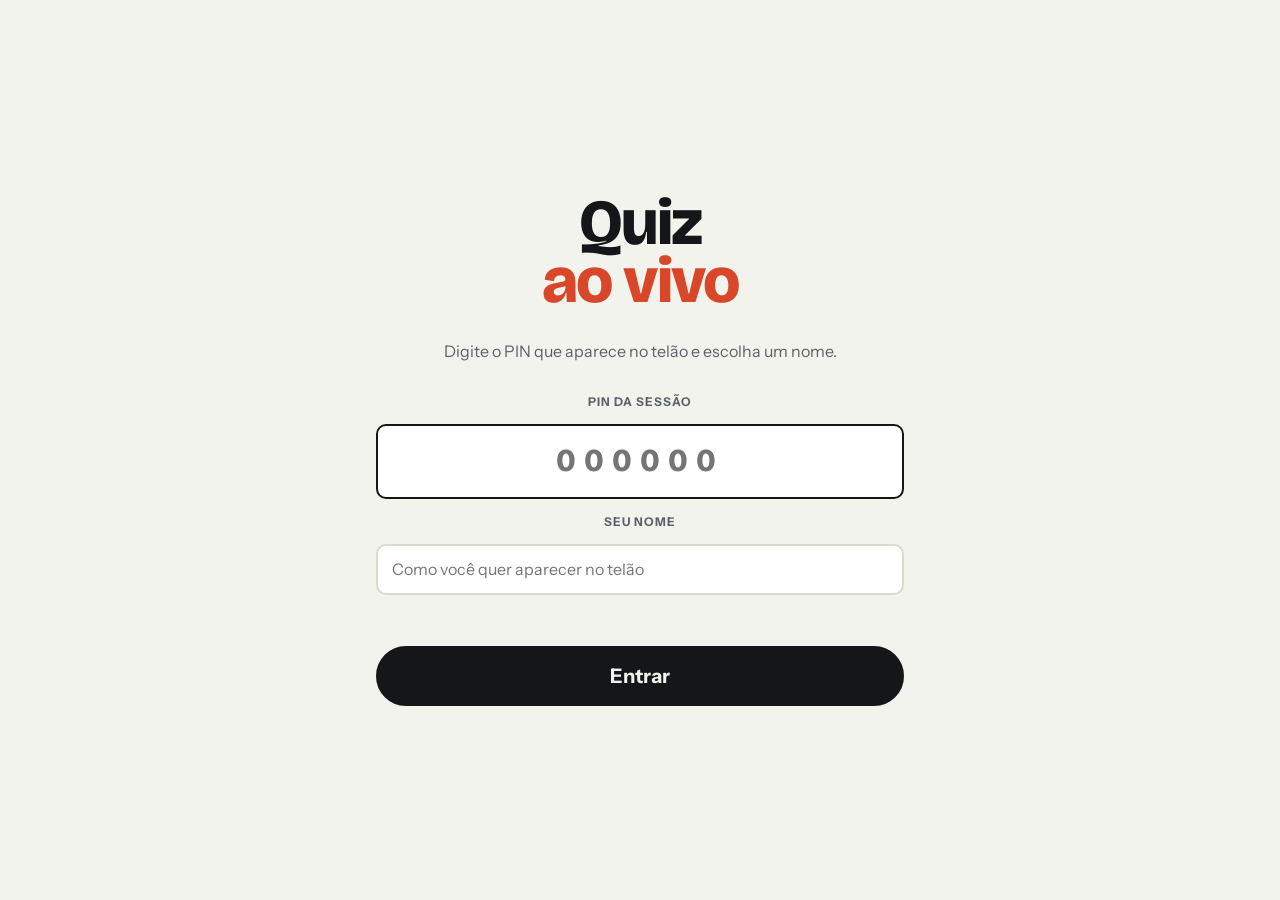
<file: index.html>
<!doctype html>
<html lang="pt-BR">
<head>
<meta charset="utf-8">
<meta name="viewport" content="width=device-width, initial-scale=1, viewport-fit=cover">
<title>Quiz ao Vivo</title>
<meta name="description" content="Entre no quiz com o PIN mostrado no telão.">
<link rel="preconnect" href="https://fonts.googleapis.com">
<link rel="preconnect" href="https://fonts.gstatic.com" crossorigin>
<link rel="stylesheet" href="https://fonts.googleapis.com/css2?family=Bricolage+Grotesque:opsz,wght@12..96,500;12..96,700;12..96,800&family=Instrument+Sans:wght@400;600;700&display=swap">
<link rel="stylesheet" href="style.css">
<style>
  body { display: flex; flex-direction: column; min-height: 100%; }
  .bar {
    display: flex; align-items: center; justify-content: space-between; gap: 12px;
    padding-top: calc(12px + env(safe-area-inset-top, 0px)); padding-bottom: 12px;
    padding-left: max(16px, env(safe-area-inset-left, 0px)); padding-right: max(16px, env(safe-area-inset-right, 0px));
    border-bottom: 2px solid var(--ink);
  }
  .bar .who { font-weight: 700; min-width: 0; overflow: hidden; text-overflow: ellipsis; white-space: nowrap; }
  .bar .pts { font-family: var(--display); font-weight: 800; font-size: 1.15rem; white-space: nowrap; }
  main {
    flex: 1; display: flex; flex-direction: column; width: 100%; max-width: 560px; margin: 0 auto;
    padding-block: 20px calc(20px + env(safe-area-inset-bottom, 0px));
    padding-left: max(16px, env(safe-area-inset-left, 0px)); padding-right: max(16px, env(safe-area-inset-right, 0px));
    gap: 18px;
  }
  .center { flex: 1; display: flex; flex-direction: column; justify-content: center; align-items: center; text-align: center; gap: 14px; }

  /* entrada */
  .brand { font-family: var(--display); font-weight: 800; font-size: clamp(2.6rem, 12vw, 4rem); line-height: .9; letter-spacing: -0.03em; }
  .brand span { display: block; color: var(--a); }
  form.join { display: flex; flex-direction: column; gap: 14px; width: 100%; }
  .pin-input { font-family: var(--display); font-size: 2rem; font-weight: 800; letter-spacing: .25em; text-align: center; }
  .err { color: var(--bad); font-weight: 600; min-height: 1.4em; }

  .big-num { font-family: var(--display); font-weight: 800; font-size: clamp(5rem, 34vw, 9rem); line-height: .9; }
  .muted { color: var(--muted); }
  .qmeta { display: flex; align-items: center; justify-content: space-between; gap: 10px; flex-wrap: wrap; }
  .qtext { font-family: var(--display); font-weight: 700; font-size: clamp(1.3rem, 5.6vw, 1.75rem); line-height: 1.15; }
  .timer { height: 10px; background: var(--soft); border-radius: 99px; overflow: hidden; }
  .timer > i { display: block; height: 100%; background: var(--ink); width: 100%; transform-origin: left; }
  .secs { font-family: var(--display); font-weight: 800; font-size: 1.4rem; }

  .opts { display: grid; grid-template-columns: 1fr; gap: 12px; flex: 1; }
  .opts.two { grid-template-rows: 1fr 1fr; }
  .opt {
    display: flex; align-items: center; gap: 14px; text-align: left;
    min-height: 76px; padding: 14px 16px; border: 0; border-radius: var(--r);
    background: var(--opt); color: var(--on-opt); font-weight: 700; font-size: 1.1rem; cursor: pointer;
    box-shadow: 0 4px 0 rgba(20,22,26,.25);
  }
  .opt:active { transform: translateY(3px); box-shadow: 0 1px 0 rgba(20,22,26,.25); }
  .opt .t { min-width: 0; overflow-wrap: anywhere; }

  .result { border-radius: var(--r); padding: 28px 20px; color: #fff; text-align: center; display: flex; flex-direction: column; gap: 6px; width: 100%; }
  .result.good { background: var(--good); }
  .result.bad { background: var(--bad); }
  .result.none { background: var(--muted); }
  .result h2 { font-size: 2.4rem; }
  .result .plus { font-family: var(--display); font-weight: 800; font-size: 1.8rem; }
  .stand { display: grid; grid-template-columns: 1fr 1fr; gap: 12px; width: 100%; }
  .stand div { background: var(--card); border: 2px solid var(--ink); border-radius: var(--r); padding: 14px; text-align: center; }
  .stand b { display: block; font-family: var(--display); font-size: 2rem; line-height: 1.1; }
  .chosen { display: flex; align-items: center; gap: 12px; padding: 14px 16px; border-radius: var(--r); background: var(--opt); color: var(--on-opt); font-weight: 700; width: 100%; text-align: left; }
  .pulse { width: 14px; height: 14px; border-radius: 50%; background: var(--ink); animation: pulse 1.2s ease-in-out infinite; }
  @keyframes pulse { 0%,100% { opacity: .25; transform: scale(.8); } 50% { opacity: 1; transform: scale(1); } }
  .net { position: fixed; top: calc(8px + env(safe-area-inset-top, 0px)); left: 50%; transform: translateX(-50%); background: var(--bad); color: #fff; padding: 6px 12px; border-radius: 99px; font-size: .85rem; font-weight: 700; z-index: 40; }
  .linkbtn { background: none; border: 0; color: var(--muted); text-decoration: underline; cursor: pointer; padding: 4px; }
</style>
</head>
<body>
<header class="bar" id="bar" hidden>
  <div class="who" id="who"></div>
  <div class="pts" id="pts">0 pts</div>
</header>
<div class="net" id="net" hidden>Reconectando…</div>
<main id="app"></main>

<script src="common.js"></script>
<script>
const app = document.getElementById('app');
const S = {
  me: Store.get('quiz.player'),
  data: null,
  pending: null,       // {q, choice} resposta enviada e ainda não confirmada pelo servidor
  lockedOut: null,     // índice da pergunta em que o servidor recusou por tempo
  viewKey: '',
  failSince: 0,
  timer: null
};

function toast(msg) {
  const t = el('div', { class: 'toast', role: 'status', text: msg });
  document.body.append(t);
  setTimeout(() => t.remove(), 3200);
}

// ---------- entrada ----------
function renderJoin(errMsg) {
  document.getElementById('bar').hidden = true;
  const params = new URLSearchParams(location.search);
  const pinPre = (params.get('pin') || '').replace(/\D/g, '').slice(0, 6);
  const pin = el('input', { class: 'input pin-input', id: 'pin', inputmode: 'numeric', autocomplete: 'off', maxlength: '6', placeholder: '000000', 'aria-label': 'PIN da sessão', value: pinPre });
  const name = el('input', { class: 'input', id: 'name', maxlength: '20', autocomplete: 'nickname', placeholder: 'Como você quer aparecer no telão', 'aria-label': 'Seu nome' });
  const err = el('div', { class: 'err', role: 'alert', text: errMsg || '' });
  const btn = el('button', { class: 'btn big', type: 'submit', text: 'Entrar' });
  pin.addEventListener('input', () => { pin.value = pin.value.replace(/\D/g, '').slice(0, 6); });
  const form = el('form', { class: 'join', novalidate: true },
    el('label', { class: 'label', for: 'pin', text: 'PIN da sessão' }), pin,
    el('label', { class: 'label', for: 'name', text: 'Seu nome' }), name,
    err, btn);
  form.addEventListener('submit', async (e) => {
    e.preventDefault();
    const p = pin.value.trim(), n = name.value.trim();
    if (p.length !== 6) { err.textContent = 'O PIN tem 6 números. Confira no telão.'; pin.focus(); return; }
    if (!n) { err.textContent = 'Escreva um nome pra aparecer no ranking.'; name.focus(); return; }
    btn.disabled = true; btn.textContent = 'Entrando…'; err.textContent = '';
    try {
      const r = await Api.rpc('join_session', { p_pin: p, p_name: n });
      S.me = { player_id: r.player_id, secret: r.secret, name: r.name, pin: p };
      Store.set('quiz.player', S.me);
      history.replaceState(null, '', location.pathname);
      startPolling();
    } catch (ex) {
      err.textContent = ex.message;
      btn.disabled = false; btn.textContent = 'Entrar';
    }
  });
  app.replaceChildren(el('div', { class: 'center' },
    el('h1', { class: 'brand' }, 'Quiz', el('span', { text: 'ao vivo' })),
    el('p', { class: 'muted', text: 'Digite o PIN que aparece no telão e escolha um nome.' }),
    form));
  S.viewKey = 'join';
  (pinPre ? name : pin).focus();
}

function leave() {
  Store.del('quiz.player');
  S.me = null; S.data = null; S.pending = null;
  clearTimeout(S.timer);
  renderJoin();
}

// ---------- polling ----------
async function poll() {
  if (!S.me) return;
  try {
    const d = await Clock.timed('player_poll', { p_player: S.me.player_id, p_secret: S.me.secret });
    S.failSince = 0;
    document.getElementById('net').hidden = true;
    if (S.data && d.q_index !== S.data.q_index) { S.pending = null; S.lockedOut = null; }
    S.data = d;
    render();
  } catch (e) {
    if (e.status && /não encontrado/i.test(e.message)) { leave(); toast('Sua entrada expirou. Entre de novo.'); return; }
    if (!S.failSince) S.failSince = Date.now();
    if (Date.now() - S.failSince > 4000) document.getElementById('net').hidden = false;
  }
  const phase = S.data && S.data.phase;
  const base = phase === 'lobby' ? 2000 : 1500;
  S.timer = setTimeout(poll, base + Math.random() * 300);
}
function startPolling() {
  clearTimeout(S.timer);
  app.replaceChildren(el('div', { class: 'center' }, el('div', { class: 'pulse' }), el('p', { class: 'muted', text: 'Conectando…' })));
  S.viewKey = 'loading';
  poll();
}

// ---------- telas ----------
function subview(d) {
  if (d.kicked) return 'kicked';
  if (!d.open && d.phase !== 'final') return 'closed';
  if (d.phase === 'question') {
    const now = Clock.now();
    if (now < d.starts_at) return 'countdown';
    const answered = d.my_choice != null || (S.pending && S.pending.q === d.q_index);
    if (answered) return 'answered';
    if (S.lockedOut === d.q_index || now > d.ends_at) return 'timeout';
    return 'answer';
  }
  return d.phase;
}

function render() {
  const d = S.data;
  if (!d) return;
  document.getElementById('bar').hidden = false;
  document.getElementById('who').textContent = d.name;
  document.getElementById('pts').textContent = `${fmt(d.score)} pts`;
  const sv = subview(d);
  const key = `${sv}:${d.q_index}:${d.phase}`;
  if (key === S.viewKey) { tick(); return; }
  S.viewKey = key;
  const q = d.question;
  let node;
  const qLabel = () => el('div', { class: 'qmeta' },
    el('span', { class: 'label', text: `Pergunta ${d.q_index + 1} de ${d.total_q}` }),
    q && q.mult > 1 ? el('span', { class: 'bonus', text: q.mult === 2 ? 'Vale o dobro' : 'Vale o triplo' }) : null);

  if (sv === 'kicked') {
    node = el('div', { class: 'center' }, el('h2', { text: 'Você foi removido da sala' }),
      el('p', { class: 'muted', text: 'O apresentador tirou esse nome do jogo. Você pode entrar de novo com outro nome.' }),
      el('button', { class: 'btn', onclick: leave, text: 'Entrar de novo' }));
  } else if (sv === 'closed') {
    node = el('div', { class: 'center' }, el('h2', { text: 'Sessão encerrada' }),
      el('button', { class: 'btn', onclick: leave, text: 'Entrar em outra sessão' }));
  } else if (sv === 'lobby') {
    node = el('div', { class: 'center' },
      el('div', { class: 'pulse' }),
      el('h2', { style: 'font-size:2rem', text: `Você está dentro, ${d.name}!` }),
      el('p', { class: 'muted', text: 'Seu nome já aparece no telão. Aguarde o apresentador começar.' }),
      el('p', { class: 'label', id: 'pcount', text: `${d.players} na sala` }),
      el('button', { class: 'linkbtn', onclick: leave, text: 'Sair e trocar de nome' }));
  } else if (sv === 'countdown') {
    node = el('div', { class: 'center' }, qLabel(),
      el('p', { class: 'muted', text: 'Prepare-se' }),
      el('div', { class: 'big-num', id: 'cd', text: '' }),
      q && q.mult > 1 ? el('p', { style: 'font-weight:700', text: `Essa pergunta vale ${q.mult}x os pontos.` }) : null);
  } else if (sv === 'answer') {
    const two = q.options.length === 2;
    node = el('div', { style: 'display:flex;flex-direction:column;gap:14px;flex:1' },
      qLabel(),
      el('div', { class: 'qtext', text: q.text }),
      el('div', { style: 'display:flex;align-items:center;gap:12px' },
        el('div', { class: 'timer', style: 'flex:1' }, el('i', { id: 'bar-i' })),
        el('span', { class: 'secs', id: 'secs' })),
      el('div', { class: 'opts' + (two ? ' two' : '') },
        q.options.map((o, i) => el('button', {
          class: `opt opt-${'abcd'[i]}`, 'aria-label': `Alternativa ${LETTERS[i]}: ${o}`,
          onclick: () => answer(i)
        }, el('span', { class: 'letter', text: LETTERS[i] }), el('span', { class: 't', text: o })))));
  } else if (sv === 'answered') {
    const c = d.my_choice != null ? d.my_choice : S.pending.choice;
    node = el('div', { class: 'center' }, qLabel(),
      el('div', { class: 'pulse' }),
      el('h2', { style: 'font-size:2rem', text: 'Resposta enviada' }),
      el('div', { class: `chosen opt-${'abcd'[c]}` }, el('span', { class: 'letter', text: LETTERS[c] }), el('span', { text: q.options[c] })),
      el('p', { class: 'muted', text: 'Aguarde o resultado no telão.' }));
  } else if (sv === 'timeout') {
    node = el('div', { class: 'center' }, qLabel(), el('h2', { style: 'font-size:2.2rem', text: 'Tempo esgotado' }),
      el('p', { class: 'muted', text: 'Aguarde a próxima pergunta.' }));
  } else if (sv === 'reveal' || sv === 'leaderboard') {
    let res;
    if (d.my_choice == null) {
      res = el('div', { class: 'result none' }, el('h2', { text: 'Sem resposta' }), el('div', { text: `Resposta certa: ${LETTERS[d.correct]} · ${q.options[d.correct]}` }));
    } else if (d.my_correct) {
      res = el('div', { class: 'result good' }, el('h2', { text: 'Acertou!' }), el('div', { class: 'plus', text: `+${fmt(d.my_points)}` }));
    } else {
      res = el('div', { class: 'result bad' }, el('h2', { text: 'Errou' }), el('div', { text: `Resposta certa: ${LETTERS[d.correct]} · ${q.options[d.correct]}` }));
    }
    node = el('div', { class: 'center' }, qLabel(), res,
      el('div', { class: 'stand' },
        el('div', {}, el('span', { class: 'label', text: 'Pontos' }), el('b', { text: fmt(d.score) })),
        el('div', {}, el('span', { class: 'label', text: 'Posição' }), el('b', { text: d.rank ? `${d.rank}º` : '—' }), el('span', { class: 'muted', text: `de ${d.players}` }))),
      el('p', { class: 'muted', text: d.q_index + 1 < d.total_q ? 'A próxima pergunta já vem.' : 'Essa foi a última pergunta.' }));
  } else if (sv === 'final') {
    const podium = d.rank && d.rank <= 3;
    node = el('div', { class: 'center' },
      el('span', { class: 'label', text: 'Resultado final' }),
      el('div', { class: 'big-num', text: d.rank ? `${d.rank}º` : '—' }),
      el('h2', { style: 'font-size:1.8rem', text: podium ? 'Você está no pódio!' : `de ${d.players} participantes` }),
      el('div', { class: 'stand', style: 'grid-template-columns:1fr' },
        el('div', {}, el('span', { class: 'label', text: 'Pontuação final' }), el('b', { text: fmt(d.score) }))),
      el('button', { class: 'linkbtn', onclick: leave, text: 'Sair' }));
  } else {
    node = el('div', { class: 'center' }, el('div', { class: 'pulse' }));
  }
  app.replaceChildren(node);
  tick();
}

function tick() {
  const d = S.data;
  if (!d || d.phase !== 'question') return;
  const now = Clock.now();
  // troca de sub-tela por tempo (contagem -> resposta -> esgotado) sem esperar o próximo poll
  const sv = subview(d);
  if (`${sv}:${d.q_index}:${d.phase}` !== S.viewKey) { render(); return; }
  const cd = document.getElementById('cd');
  if (cd) cd.textContent = Math.max(1, Math.ceil((d.starts_at - now) / 1000));
  const bar = document.getElementById('bar-i');
  if (bar) {
    const total = d.ends_at - d.starts_at;
    const left = Math.max(0, d.ends_at - now);
    bar.style.transform = `scaleX(${left / total})`;
    document.getElementById('secs').textContent = Math.ceil(left / 1000);
  }
}
setInterval(tick, 100);

async function answer(choice) {
  const d = S.data;
  if (!d || S.pending) return;
  const q = d.q_index;
  S.pending = { q, choice };
  render();
  try {
    await Api.rpc('submit_answer', { p_player: S.me.player_id, p_secret: S.me.secret, p_q: q, p_choice: choice });
  } catch (e) {
    if (/já respondeu/i.test(e.message)) return;
    if (e.network) {
      // uma nova tentativa rápida antes de desistir
      try { await Api.rpc('submit_answer', { p_player: S.me.player_id, p_secret: S.me.secret, p_q: q, p_choice: choice }); return; }
      catch (e2) { if (/já respondeu/i.test(e2.message)) return; e = e2; }
    }
    S.pending = null;
    if (/esgotado|encerrada/i.test(e.message)) S.lockedOut = q;
    toast(e.message);
    render();
  }
}

{
  const urlPin = (new URLSearchParams(location.search).get('pin') || '').replace(/\D/g, '');
  if (S.me && urlPin && urlPin !== S.me.pin) { Store.del('quiz.player'); S.me = null; }
  if (S.me) startPolling(); else renderJoin();
}
</script>
</body>
</html>
</file>
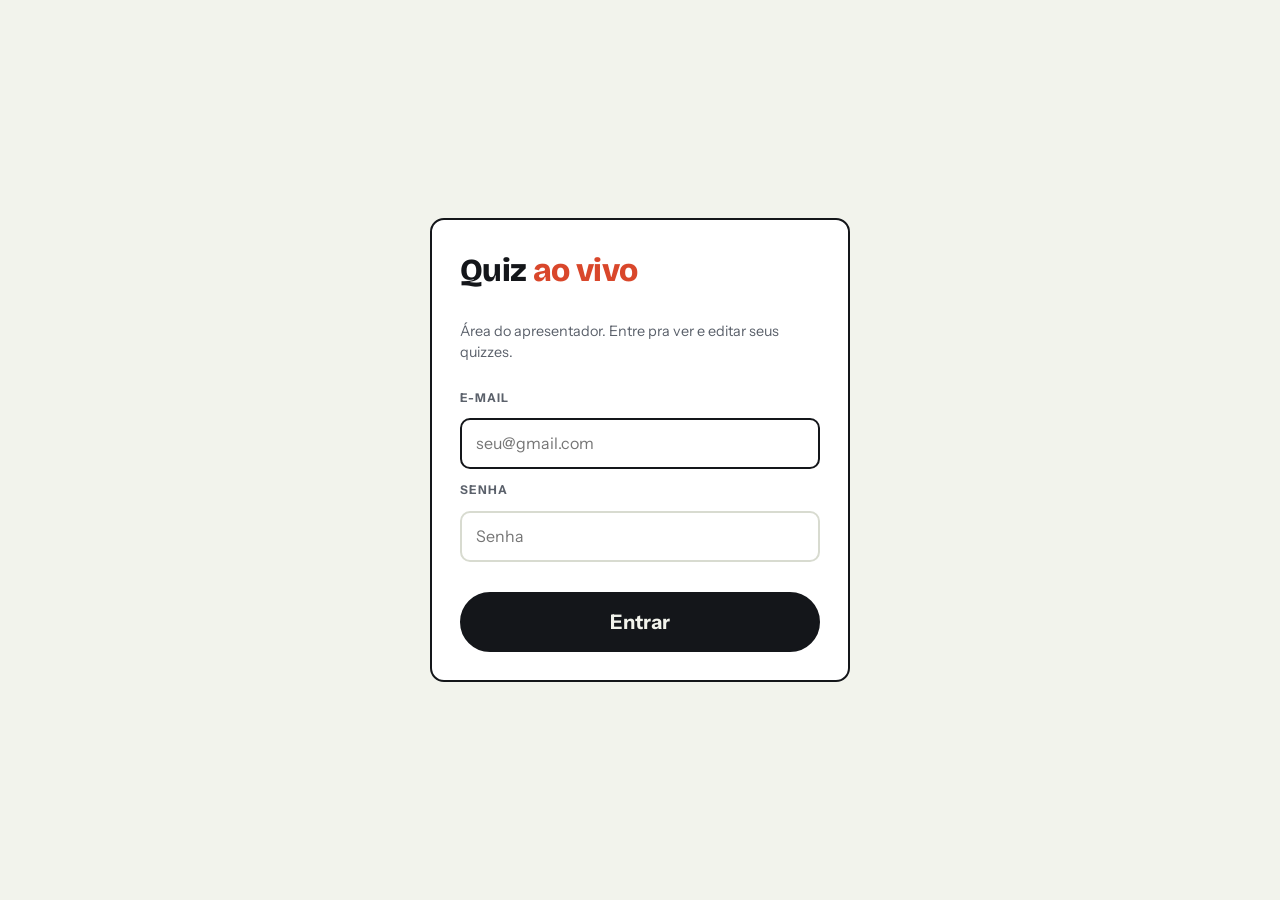
<file: host.html>
<!doctype html>
<html lang="pt-BR">
<head>
<meta charset="utf-8">
<meta name="viewport" content="width=device-width, initial-scale=1, viewport-fit=cover">
<title>Quiz ao Vivo · Apresentador</title>
<meta name="robots" content="noindex">
<link rel="preconnect" href="https://fonts.googleapis.com">
<link rel="preconnect" href="https://fonts.gstatic.com" crossorigin>
<link rel="stylesheet" href="https://fonts.googleapis.com/css2?family=Bricolage+Grotesque:opsz,wght@12..96,500;12..96,700;12..96,800&family=Instrument+Sans:wght@400;600;700&display=swap">
<link rel="stylesheet" href="style.css">
<style>
  /* ================= EDITOR ================= */
  .ed-top {
    position: sticky; top: 0; z-index: 20; background: var(--paper);
    border-bottom: 2px solid var(--ink);
    padding-top: calc(12px + env(safe-area-inset-top, 0px)); padding-bottom: 12px;
    padding-left: max(16px, env(safe-area-inset-left, 0px)); padding-right: max(16px, env(safe-area-inset-right, 0px));
  }
  .ed-top .row { max-width: 920px; margin: 0 auto; display: flex; align-items: center; gap: 12px; flex-wrap: wrap; }
  .logo { font-family: var(--display); font-weight: 800; font-size: 1.35rem; letter-spacing: -0.02em; margin-right: auto; }
  .logo span { color: var(--a); }
  .status { font-size: .85rem; color: var(--muted); min-width: 70px; }
  .status.err { color: var(--bad); font-weight: 600; }
  .ed {
    max-width: 920px; margin: 0 auto; display: flex; flex-direction: column; gap: 18px;
    padding-block: 24px 80px;
    padding-left: max(16px, env(safe-area-inset-left, 0px)); padding-right: max(16px, env(safe-area-inset-right, 0px));
  }
  .title-in {
    font-family: var(--display); font-weight: 800; font-size: clamp(1.8rem, 5vw, 2.6rem);
    border: 0; border-bottom: 2px dashed var(--line); background: transparent; padding: 4px 0; width: 100%; outline: none;
  }
  .title-in:focus { border-bottom-color: var(--ink); }
  .summary { display: flex; gap: 8px 18px; flex-wrap: wrap; color: var(--muted); font-size: .95rem; }
  .summary b { color: var(--ink); }
  .live-banner { display: flex; align-items: center; justify-content: space-between; gap: 12px; flex-wrap: wrap; background: var(--ink); color: var(--paper); border-radius: var(--r); padding: 14px 18px; }

  .qcard { background: var(--card); border: 2px solid var(--line); border-radius: var(--r); padding: 18px; display: flex; flex-direction: column; gap: 14px; }
  .qcard.bad { border-color: var(--bad); }
  .qcard.is-bonus { border-color: var(--bonus); box-shadow: inset 6px 0 0 var(--bonus); }
  .qhead { display: flex; align-items: center; gap: 10px; flex-wrap: wrap; }
  .qnum { font-family: var(--display); font-weight: 800; font-size: 1.3rem; margin-right: auto; }
  .tools { display: inline-flex; gap: 6px; }
  .seg { display: inline-flex; border: 2px solid var(--ink); border-radius: 999px; overflow: hidden; }
  .seg button { border: 0; background: transparent; padding: 7px 12px; font-weight: 600; font-size: .85rem; cursor: pointer; }
  .seg button[aria-pressed="true"] { background: var(--ink); color: var(--paper); }
  .sel { border: 2px solid var(--line); border-radius: 10px; padding: 7px 10px; background: var(--card); font-weight: 600; font-size: .9rem; }
  .icon-btn { border: 2px solid var(--line); background: var(--card); border-radius: 10px; width: 36px; height: 36px; display: inline-grid; place-items: center; cursor: pointer; font-weight: 700; }
  .icon-btn:hover { border-color: var(--ink); }
  .icon-btn:disabled { opacity: .3; cursor: not-allowed; }
  .qtext-in { resize: vertical; min-height: 64px; font-size: 1.1rem; font-weight: 600; }
  .opt-row { display: flex; align-items: center; gap: 10px; }
  .opt-row .tile { width: 40px; height: 40px; border-radius: 10px; background: var(--opt); color: var(--on-opt); display: grid; place-items: center; font-family: var(--display); font-weight: 800; flex: none; }
  .opt-row .input { flex: 1; min-width: 0; padding: 9px 12px; }
  .opt-row.correct .input { border-color: var(--good); background: #EAF5F1; }
  .correct-btn { border: 2px solid var(--line); background: var(--card); border-radius: 999px; padding: 6px 10px; font-size: .8rem; font-weight: 700; cursor: pointer; white-space: nowrap; color: var(--muted); }
  .opt-row.correct .correct-btn { background: var(--good); border-color: var(--good); color: #fff; }
  .opts-ed { display: flex; flex-direction: column; gap: 8px; }
  .problem { color: var(--bad); font-weight: 600; font-size: .9rem; }
  .add-q { border: 2px dashed var(--ink); background: transparent; border-radius: var(--r); padding: 18px; font-weight: 700; font-size: 1.05rem; cursor: pointer; }
  .add-q:hover { background: var(--card); }
  .hint { color: var(--muted); font-size: .9rem; }
  .account { max-width: 920px; margin: 12px auto 0; border-top: 1px solid var(--line); padding-top: 12px; display: flex; flex-direction: column; gap: 10px; }
  .account .row { display: flex; align-items: center; gap: 10px; flex-wrap: wrap; margin: 0; max-width: none; width: 100%; }
  .pw-form { display: flex; gap: 8px; flex-wrap: wrap; width: 100%; }
  .pw-form .input { flex: 1 1 200px; min-width: 0; padding: 9px 12px; }
  .login-wrap { flex: 1; min-height: 100%; display: grid; place-items: center; padding-block: 24px; padding-left: max(16px, env(safe-area-inset-left, 0px)); padding-right: max(16px, env(safe-area-inset-right, 0px)); }
  .login { width: min(420px, 100%); display: flex; flex-direction: column; gap: 12px; background: var(--card); border: 2px solid var(--ink); border-radius: var(--r); padding: 28px; }
  .login .btn { margin-top: 6px; }

  /* ================= AO VIVO ================= */
  #root { min-height: 100%; display: flex; flex-direction: column; }
  .stage {
    flex: 1; min-height: 100%; display: flex; flex-direction: column;
    padding-top: calc(14px + env(safe-area-inset-top, 0px)); padding-bottom: calc(18px + env(safe-area-inset-bottom, 0px));
    padding-left: max(16px, env(safe-area-inset-left, 0px)); padding-right: max(16px, env(safe-area-inset-right, 0px));
    gap: 2vh;
  }
  .strip { display: flex; align-items: center; gap: 14px 24px; flex-wrap: wrap; border-bottom: 2px solid var(--ink); padding-bottom: 12px; }
  .strip .join { font-size: clamp(1rem, 1.6vw, 1.4rem); }
  .strip .join b { font-family: var(--display); }
  .strip .spacer { flex: 1; }
  .strip .ctrl { display: flex; gap: 8px; }
  .body { flex: 1; display: flex; flex-direction: column; gap: 2.4vh; min-height: 0; }
  .foot { display: flex; align-items: center; justify-content: space-between; gap: 12px; flex-wrap: wrap; }
  .foot .keys { color: var(--muted); font-size: .85rem; }

  /* lobby */
  .lobby { display: grid; grid-template-columns: minmax(0, 1.2fr) minmax(0, 1fr); gap: 4vw; align-items: center; flex: 1; }
  .lobby .howto { display: flex; flex-direction: column; gap: 2vh; }
  .lobby .url { font-family: var(--display); font-weight: 700; font-size: clamp(1.4rem, 3.2vw, 3rem); overflow-wrap: anywhere; line-height: 1.05; }
  .lobby .pin { font-family: var(--display); font-weight: 800; font-size: clamp(3.4rem, 8.6vw, 9.5rem); line-height: .9; letter-spacing: .02em; white-space: nowrap; }
  .qr { width: min(34vh, 100%); aspect-ratio: 1; background: #fff; border: 2px solid var(--ink); border-radius: var(--r); padding: 10px; justify-self: center; max-width: 100%; }
  .qr svg { width: 100%; height: 100%; display: block; }
  .people { display: flex; flex-wrap: wrap; gap: 8px; align-content: flex-start; max-height: 32vh; overflow: auto; }
  .chip { border: 2px solid var(--ink); border-radius: 999px; padding: 6px 14px; font-weight: 700; background: var(--card); cursor: pointer; animation: pop .25s ease; }
  .chip.confirm { background: var(--bad); border-color: var(--bad); color: #fff; }
  @keyframes pop { from { transform: scale(.6); opacity: 0; } to { transform: none; opacity: 1; } }
  .count { font-family: var(--display); font-weight: 800; font-size: clamp(1.4rem, 2.6vw, 2.2rem); }

  /* pergunta */
  .qtop { display: flex; align-items: center; gap: 14px; flex-wrap: wrap; }
  .q-big { font-family: var(--display); font-weight: 700; font-size: clamp(1.8rem, 4.4vw, 4.2rem); line-height: 1.05; text-wrap: balance; }
  .q-mid { display: flex; align-items: center; justify-content: space-between; gap: 2vw; flex-wrap: wrap; }
  .clock { width: clamp(90px, 13vh, 150px); aspect-ratio: 1; position: relative; flex: none; }
  .clock svg { width: 100%; height: 100%; transform: rotate(-90deg); }
  .clock .n { position: absolute; inset: 0; display: grid; place-items: center; font-family: var(--display); font-weight: 800; font-size: clamp(2rem, 5vh, 3.6rem); }
  .answered { text-align: right; }
  .answered b { font-family: var(--display); font-weight: 800; font-size: clamp(2.4rem, 7vh, 5rem); line-height: 1; display: block; }
  .grid { display: grid; grid-template-columns: 1fr 1fr; gap: 1.6vh; flex: 1; min-height: 0; }
  .tileo {
    position: relative; overflow: hidden; display: flex; align-items: center; gap: 1.4vw;
    border-radius: var(--r); padding: 2vh 2vw; background: var(--opt); color: var(--on-opt);
    font-weight: 700; font-size: clamp(1.1rem, 2.4vw, 2.2rem); min-height: 12vh;
  }
  .tileo .letter { font-size: 1em; }
  .tileo .t { min-width: 0; overflow-wrap: anywhere; position: relative; }
  .tileo.dim { opacity: .28; }
  .tileo .cnt { margin-left: auto; font-family: var(--display); font-weight: 800; position: relative; white-space: nowrap; }
  .tileo .fill { position: absolute; inset: 0; background: rgba(20,22,26,.18); transform-origin: left; transform: scaleX(0); transition: transform .9s cubic-bezier(.2,.8,.2,1); }
  .tileo .ok { position: relative; background: #fff; color: var(--good); border-radius: 999px; padding: 2px 12px; font-size: .55em; font-weight: 800; white-space: nowrap; }
  .countdown { flex: 1; display: flex; flex-direction: column; align-items: center; justify-content: center; text-align: center; gap: 3vh; }
  .countdown .n { font-family: var(--display); font-weight: 800; font-size: clamp(6rem, 26vh, 16rem); line-height: .85; }

  /* ranking */
  .board { display: flex; flex-direction: column; gap: 1.2vh; width: min(1000px, 100%); margin: 0 auto; }
  .brow { display: grid; grid-template-columns: 3.2em minmax(0, 1fr) auto auto; align-items: center; gap: 1.6vw; background: var(--card); border: 2px solid var(--ink); border-radius: var(--r); padding: 1.4vh 1.8vw; font-size: clamp(1.1rem, 2.4vw, 2rem); animation: slide .4s ease both; }
  .brow .pos { font-family: var(--display); font-weight: 800; }
  .brow .nm { font-weight: 700; overflow: hidden; text-overflow: ellipsis; white-space: nowrap; }
  .brow .sc { font-family: var(--display); font-weight: 800; }
  .brow .mv { font-size: .7em; font-weight: 700; min-width: 3.4em; text-align: right; }
  .mv.up { color: var(--good); } .mv.down { color: var(--bad); } .mv.same { color: var(--muted); }
  .brow .gain { font-size: .6em; color: var(--muted); font-weight: 600; margin-left: .6em; }
  @keyframes slide { from { transform: translateY(14px); opacity: 0; } to { transform: none; opacity: 1; } }

  /* pódio */
  .podium { display: grid; grid-template-columns: repeat(3, minmax(0, 1fr)); align-items: end; gap: 2vw; width: min(1000px, 100%); margin: 0 auto; flex: 1; }
  .step { display: flex; flex-direction: column; align-items: center; gap: 1vh; text-align: center; min-width: 0; }
  .step .nm { font-family: var(--display); font-weight: 800; font-size: clamp(1.2rem, 3vw, 2.6rem); overflow-wrap: anywhere; line-height: 1.05; }
  .step .sc { font-weight: 700; font-size: clamp(1rem, 1.8vw, 1.5rem); }
  .step .blk { width: 100%; border-radius: var(--r) var(--r) 0 0; display: grid; place-items: start center; padding-top: 1.4vh; font-family: var(--display); font-weight: 800; font-size: clamp(2.4rem, 7vh, 5rem); color: #fff; animation: rise .8s cubic-bezier(.2,.8,.2,1) both; transform-origin: bottom; }
  .step.p1 .blk { background: var(--c); color: var(--ink); height: 30vh; animation-delay: .9s; }
  .step.p2 .blk { background: var(--d); height: 21vh; animation-delay: .45s; }
  .step.p3 .blk { background: var(--a); height: 14vh; }
  @keyframes rise { from { transform: scaleY(0); } to { transform: none; } }
  .rest { display: flex; flex-wrap: wrap; gap: 8px 18px; justify-content: center; color: var(--muted); font-weight: 600; }

  @media (max-width: 760px) {
    .lobby { grid-template-columns: 1fr; }
    .grid { grid-template-columns: 1fr; }
    .brow { grid-template-columns: 2.4em minmax(0, 1fr) auto; }
    .brow .mv { display: none; }
  }
</style>
</head>
<body>
<div id="root"></div>

<script src="qrcode.js"></script>
<script src="common.js"></script>
<script>
const root = document.getElementById('root');
function toast(msg) {
  const t = el('div', { class: 'toast', role: 'status', text: msg });
  document.body.append(t);
  setTimeout(() => t.remove(), 3500);
}
const uid = () => Math.random().toString(36).slice(2, 10);
const TIMES = [5, 10, 15, 20, 30, 45, 60, 90, 120];

function exampleQuestions() {
  return [
    { _id: uid(), type: 'mc', text: 'Exemplo: qual é a capital de Minas Gerais?', options: ['Uberlândia', 'Belo Horizonte', 'Juiz de Fora', 'Ouro Preto'], correct: 1, time: 20, mult: 1 },
    { _id: uid(), type: 'tf', text: 'Exemplo: o Brasil tem 26 estados e um Distrito Federal.', options: ['Verdadeiro', 'Falso'], correct: 0, time: 15, mult: 1 },
    { _id: uid(), type: 'mc', text: 'Exemplo (vale o dobro): em que ano foi criado o SUS?', options: ['1978', '1985', '1988', '1994'], correct: 2, time: 30, mult: 2 }
  ];
}

// ================= ESTADO =================
const E = {
  quiz: null,          // {id, key, title, questions}
  dirty: false,
  saving: false,
  saveTimer: null,
  status: '',
  problems: {}         // _id -> mensagem
};
const L = {            // ao vivo
  sid: null, hk: null, data: null, viewKey: '', timer: null,
  revealAsked: -1, failSince: 0, confirmKick: null, busy: false
};

// ================= LOGIN =================
const A = { token: Store.get('quiz.token'), email: Store.get('quiz.email') || '', list: [] };
function isAuthError(e) { return e && e.status && /Sessão expirada/i.test(e.message); }
function logout(msg) {
  const t = A.token;
  A.token = null; A.list = [];
  Store.del('quiz.token');
  if (t) Api.rpc('admin_logout', { p_token: t }).catch(() => {});
  clearTimeout(E.saveTimer);
  renderLogin(msg);
}
function renderLogin(msg) {
  stopLive();
  const email = el('input', { class: 'input', id: 'login-email', type: 'email', autocomplete: 'username', placeholder: 'seu@gmail.com', value: A.email, 'aria-label': 'E-mail' });
  const pw = el('input', { class: 'input', id: 'login-pw', type: 'password', autocomplete: 'current-password', placeholder: 'Senha', 'aria-label': 'Senha' });
  const err = el('div', { class: 'problem', role: 'alert', text: msg || '' });
  const btn = el('button', { class: 'btn big', type: 'submit', text: 'Entrar' });
  const form = el('form', { class: 'login', novalidate: true },
    el('div', { class: 'logo', style: 'font-size:2rem' }, 'Quiz ', el('span', { text: 'ao vivo' })),
    el('p', { class: 'hint', text: 'Área do apresentador. Entre pra ver e editar seus quizzes.' }),
    el('label', { class: 'label', for: 'login-email', text: 'E-mail' }), email,
    el('label', { class: 'label', for: 'login-pw', text: 'Senha' }), pw,
    err, btn);
  form.addEventListener('submit', async (e) => {
    e.preventDefault();
    if (!email.value.trim() || !pw.value) { err.textContent = 'Preencha e-mail e senha.'; return; }
    btn.disabled = true; btn.textContent = 'Entrando…'; err.textContent = '';
    try {
      const r = await Api.rpc('admin_login', { p_email: email.value, p_pw: pw.value });
      if (!r.ok) { err.textContent = r.error; btn.disabled = false; btn.textContent = 'Entrar'; return; }
      A.token = r.token; A.email = r.email;
      Store.set('quiz.token', r.token); Store.set('quiz.email', r.email);
      openEditor();
    } catch (ex) {
      err.textContent = ex.network ? 'Sem conexão com o servidor.' : ex.message;
      btn.disabled = false; btn.textContent = 'Entrar';
    }
  });
  root.replaceChildren(el('div', { class: 'login-wrap' }, form));
  (A.email ? pw : email).focus();
}
async function loadList() {
  A.list = await Api.rpc('admin_list_quizzes', { p_token: A.token });
  return A.list;
}

// ================= ARMAZENAMENTO LOCAL =================
function myQuizzes() { return A.list; }
function rememberQuiz(q) {
  const i = A.list.findIndex(x => x.id === q.id);
  const item = { id: q.id, title: q.title, n: q.questions.length, updated_at: Date.now() };
  if (i >= 0) A.list[i] = { ...A.list[i], ...item }; else A.list.unshift(item);
  Store.set('quiz.current', q.id);
}
function cacheDraft() { if (E.quiz) Store.set('quiz.draft.' + (E.quiz.id || 'new'), stripIds(E.quiz)); }
function stripIds(q) {
  return { id: q.id, key: q.key, title: q.title, questions: q.questions.map(stripOne) };
}
function withIds(qs) { return (qs || []).map(q => ({ _id: uid(), ...q })); }

// ================= EDITOR =================
async function openEditor() {
  stopLive();
  if (!A.token) { renderLogin(); return; }
  renderLoading('Abrindo seus quizzes…');
  try {
    await loadList();
  } catch (e) {
    if (isAuthError(e)) { logout('Seu login expirou. Entre de novo.'); return; }
    toast(e.network ? 'Sem conexão com o servidor.' : e.message);
  }
  const h = location.hash;
  let target = null;
  const m = h.match(/^#q=([0-9a-f-]{36})\.([0-9a-f-]{36})$/i);
  if (m) target = { id: m[1], key: m[2] };
  else {
    const cur = Store.get('quiz.current');
    const found = A.list.find(x => x.id === cur) || A.list[0];
    if (found) target = { id: found.id, key: A.token };
  }
  if (target) {
    renderLoading('Abrindo quiz…');
    try {
      const r = await Api.rpc('get_quiz', { p_quiz: target.id, p_key: target.key });
      E.quiz = { id: r.id, key: target.key, title: r.title, questions: withIds(r.questions) };
      rememberQuiz(E.quiz);
    } catch (e) {
      if (isAuthError(e)) { logout('Seu login expirou. Entre de novo.'); return; }
      const draft = Store.get('quiz.draft.' + target.id);
      if (draft && e.network) {
        E.quiz = { ...draft, questions: withIds(draft.questions) };
        toast('Sem conexão: abrindo a última cópia salva neste aparelho.');
      } else {
        toast(e.network ? 'Sem conexão com o servidor.' : 'Não achei esse quiz. Abrindo um novo.');
        E.quiz = newQuiz();
      }
    }
  } else {
    E.quiz = newQuiz();
  }
  if (m) history.replaceState(null, '', location.pathname);
  E.status = E.quiz.id ? 'Salvo' : '';
  renderEditor();
}
function newQuiz() { return { id: null, key: A.token, title: 'Novo quiz', questions: exampleQuestions() }; }

function changed() {
  E.dirty = true;
  E.status = 'Editando…';
  updateStatus();
  updateSummary();
  cacheDraft();
  clearTimeout(E.saveTimer);
  E.saveTimer = setTimeout(save, 900);
}
async function save() {
  if (E.saving) { clearTimeout(E.saveTimer); E.saveTimer = setTimeout(save, 500); return true; }
  if (!E.dirty && E.quiz.id) return true;
  E.saving = true; E.dirty = false;
  E.status = 'Salvando…'; updateStatus();
  const payload = stripIds(E.quiz);
  try {
    if (!E.quiz.id) {
      const r = await Api.rpc('create_quiz', { p_token: A.token, p_title: payload.title, p_questions: payload.questions });
      E.quiz.id = r.id; E.quiz.key = A.token;
      const slot = document.getElementById('del-slot');
      if (slot && !slot.firstChild) { const b = deleteQuizBtn(); if (b) slot.append(b); }
    } else {
      await Api.rpc('save_quiz', { p_quiz: E.quiz.id, p_key: E.quiz.key, p_title: payload.title, p_questions: payload.questions });
    }
    rememberQuiz(E.quiz);
    cacheDraft();
    E.status = 'Salvo';
    renderQuizPicker();
    return true;
  } catch (e) {
    E.dirty = true;
    if (isAuthError(e)) { cacheDraft(); logout('Seu login expirou. Entre de novo (suas últimas alterações ficaram guardadas neste navegador).'); return false; }
    E.status = e.network ? 'Sem conexão. Vou tentar de novo.' : 'Erro ao salvar: ' + e.message;
    clearTimeout(E.saveTimer); E.saveTimer = setTimeout(save, 4000);
    return false;
  } finally {
    E.saving = false; updateStatus();
  }
}
function updateStatus() {
  const s = document.getElementById('status');
  if (!s) return;
  s.textContent = E.status;
  s.className = 'status' + (/Erro|Sem conexão/.test(E.status) ? ' err' : '');
}

function validate(q) {
  if (!q.text.trim()) return 'Escreva o texto da pergunta.';
  if (q.options.some(o => !o.trim())) return 'Preencha todas as alternativas.';
  if (q.correct == null || q.correct < 0 || q.correct >= q.options.length) return 'Marque qual alternativa é a correta.';
  return null;
}

function updateSummary() {
  const s = document.getElementById('summary');
  if (!s) return;
  const qs = E.quiz.questions;
  const bonus = qs.filter(q => q.mult > 1).length;
  const secs = qs.reduce((a, q) => a + q.time + 15, 0);
  const max = qs.reduce((a, q) => a + 1000 * q.mult, 0);
  s.replaceChildren(
    el('span', {}, el('b', { text: qs.length }), qs.length === 1 ? ' pergunta' : ' perguntas'),
    el('span', {}, el('b', { text: bonus }), bonus === 1 ? ' com bônus' : ' com bônus'),
    el('span', {}, 'cerca de ', el('b', { text: Math.max(1, Math.round(secs / 60)) }), ' min de jogo'),
    el('span', {}, 'máximo de ', el('b', { text: fmt(max) }), ' pontos'));
}

function renderQuizPicker() {
  const host = document.getElementById('picker');
  if (!host) return;
  const list = myQuizzes();
  const sel = el('select', { class: 'sel', id: 'quiz-picker', 'aria-label': 'Escolher quiz' },
    list.map(x => el('option', { value: x.id, selected: E.quiz && x.id === E.quiz.id, text: x.title || 'Sem título' })),
    !E.quiz.id ? el('option', { value: '', selected: true, text: `${E.quiz.title || 'Novo quiz'} (não salvo)` }) : null,
    el('option', { value: '__new', text: '+ Novo quiz' }));
  sel.addEventListener('change', async () => {
    await save();
    if (sel.value === '__new') { E.quiz = newQuiz(); E.status = ''; Store.del('quiz.current'); renderEditor(); return; }
    if (!sel.value) return;
    Store.set('quiz.current', sel.value);
    openEditor();
  });
  host.replaceChildren(sel);
}

function renderEditor() {
  const q = E.quiz;
  const live = Store.get('quiz.live');
  const titleIn = el('input', { class: 'title-in', id: 'quiz-title', value: q.title, maxlength: '80', 'aria-label': 'Nome do quiz' });
  titleIn.addEventListener('input', () => { q.title = titleIn.value; changed(); });

  const list = el('div', { id: 'qlist', style: 'display:flex;flex-direction:column;gap:14px' });
  q.questions.forEach((qq, i) => list.append(questionCard(qq, i)));

  const addBtn = el('button', { class: 'add-q', onclick: () => {
    q.questions.push({ _id: uid(), type: 'mc', text: '', options: ['', '', '', ''], correct: 0, time: 20, mult: 1 });
    changed(); rerenderList();
    const last = document.querySelector('#qlist .qcard:last-child textarea'); if (last) last.focus();
  } }, '+ Adicionar pergunta');

  root.replaceChildren(
    el('header', { class: 'ed-top' }, el('div', { class: 'row' },
      el('div', { class: 'logo' }, 'Quiz ', el('span', { text: 'ao vivo' })),
      el('div', { id: 'picker' }),
      el('span', { class: 'status', id: 'status', 'aria-live': 'polite' }),
      el('button', { class: 'btn ghost small', id: 'account-btn', 'aria-expanded': 'false', onclick: toggleAccount, text: 'Conta' }),
      el('button', { class: 'btn', id: 'start-btn', onclick: startLive, text: 'Iniciar ao vivo' })),
      accountPanel()),
    el('main', { class: 'ed' },
      live ? el('div', { class: 'live-banner' },
        el('span', {}, 'Tem uma sessão ao vivo aberta (PIN ', el('b', { text: live.pin || '…' }), ').'),
        el('button', { class: 'btn small', style: 'background:var(--paper);color:var(--ink);border-color:var(--paper)', onclick: () => resumeLive(live), text: 'Voltar pra sessão' })) : null,
      titleIn,
      el('div', { class: 'summary', id: 'summary' }),
      el('p', { class: 'hint', text: 'Tudo é salvo automaticamente. Na sessão, cada pergunta vale até 1.000 pontos (ou 2.000 / 3.000 com bônus): quem acerta mais rápido ganha mais, e acerto em menos de meio segundo leva o máximo.' }),
      list,
      addBtn,
      el('div', { id: 'del-slot' }, deleteQuizBtn())));
  renderQuizPicker(); updateStatus(); updateSummary();
}

function deleteQuizBtn() {
  if (!E.quiz.id) return null;
  const b = el('button', { class: 'btn ghost small', id: 'delete-quiz', style: 'align-self:flex-start;color:var(--bad);border-color:var(--bad)', text: 'Apagar este quiz' });
  let armed = false;
  b.addEventListener('click', async () => {
    if (!armed) {
      armed = true; b.textContent = `Apagar "${E.quiz.title}" de vez? Clique de novo`;
      setTimeout(() => { if (armed && b.isConnected) { armed = false; b.textContent = 'Apagar este quiz'; } }, 4000);
      return;
    }
    b.disabled = true;
    clearTimeout(E.saveTimer); E.dirty = false;
    try {
      await Api.rpc('admin_archive_quiz', { p_token: A.token, p_quiz: E.quiz.id });
      Store.del('quiz.draft.' + E.quiz.id); Store.del('quiz.current');
      toast('Quiz apagado.');
      openEditor();
    } catch (e) {
      if (isAuthError(e)) { logout('Seu login expirou. Entre de novo.'); return; }
      b.disabled = false; toast(e.message);
    }
  });
  return b;
}

function accountPanel() {
  const cur = el('input', { class: 'input', id: 'pw-cur', type: 'password', autocomplete: 'current-password', placeholder: 'Senha atual', 'aria-label': 'Senha atual' });
  const nw = el('input', { class: 'input', id: 'pw-new', type: 'password', autocomplete: 'new-password', placeholder: 'Senha nova (mín. 8 caracteres)', 'aria-label': 'Senha nova' });
  const msg = el('div', { class: 'hint', role: 'status' });
  const btn = el('button', { class: 'btn small', type: 'submit', text: 'Trocar senha' });
  const form = el('form', { class: 'pw-form', novalidate: true }, cur, nw, btn);
  form.addEventListener('submit', async (e) => {
    e.preventDefault();
    btn.disabled = true; msg.textContent = '';
    try {
      const r = await Api.rpc('admin_change_password', { p_token: A.token, p_old: cur.value, p_new: nw.value });
      if (!r.ok) { msg.textContent = r.error; msg.style.color = 'var(--bad)'; }
      else { msg.textContent = 'Senha trocada. Os logins em outros computadores foram encerrados.'; msg.style.color = 'var(--good)'; cur.value = ''; nw.value = ''; }
    } catch (ex) {
      if (isAuthError(ex)) { logout('Seu login expirou. Entre de novo.'); return; }
      msg.textContent = ex.message; msg.style.color = 'var(--bad)';
    } finally { btn.disabled = false; }
  });
  return el('div', { class: 'account', id: 'account', hidden: true },
    el('div', { class: 'row', style: 'justify-content:space-between' },
      el('span', {}, 'Conectado como ', el('b', { text: A.email })),
      el('button', { class: 'btn ghost small', onclick: () => logout(), text: 'Sair' })),
    el('div', { class: 'row' }, form),
    el('div', { class: 'row' }, msg));
}
function toggleAccount() {
  const p = document.getElementById('account'), b = document.getElementById('account-btn');
  p.hidden = !p.hidden; b.setAttribute('aria-expanded', String(!p.hidden));
  if (!p.hidden) document.getElementById('pw-cur').focus();
}
function rerenderList() {
  const list = document.getElementById('qlist');
  list.replaceChildren(...E.quiz.questions.map((qq, i) => questionCard(qq, i)));
}

function questionCard(qq, i) {
  const qs = E.quiz.questions;
  const card = el('section', { class: 'qcard' + (qq.mult > 1 ? ' is-bonus' : '') + (E.problems[qq._id] ? ' bad' : ''), 'data-id': qq._id });

  const seg = el('div', { class: 'seg', role: 'group', 'aria-label': 'Tipo de pergunta' },
    el('button', { type: 'button', 'aria-pressed': String(qq.type === 'mc'), onclick: () => setType('mc'), text: 'Múltipla escolha' }),
    el('button', { type: 'button', 'aria-pressed': String(qq.type === 'tf'), onclick: () => setType('tf'), text: 'Verdadeiro ou falso' }));
  function setType(t) {
    if (qq.type === t) return;
    if (t === 'tf') { qq._mcBackup = qq.options; qq.options = ['Verdadeiro', 'Falso']; qq.correct = Math.min(qq.correct, 1); }
    else { qq.options = qq._mcBackup || ['', '', '', '']; qq.correct = Math.min(qq.correct, qq.options.length - 1); }
    qq.type = t; changed(); rerenderList();
  }

  const time = el('select', { class: 'sel', 'aria-label': 'Tempo para responder' },
    TIMES.map(t => el('option', { value: t, selected: qq.time === t, text: `${t} s` })));
  time.addEventListener('change', () => { qq.time = +time.value; changed(); });

  const mult = el('select', { class: 'sel', 'aria-label': 'Pontos' },
    [[1, 'Pontos normais'], [2, 'Vale o dobro'], [3, 'Vale o triplo']].map(([v, t]) => el('option', { value: v, selected: qq.mult === v, text: t })));
  mult.addEventListener('change', () => { qq.mult = +mult.value; card.classList.toggle('is-bonus', qq.mult > 1); changed(); });

  const move = (d) => { const j = i + d; [qs[i], qs[j]] = [qs[j], qs[i]]; changed(); rerenderList(); };
  const head = el('div', { class: 'qhead' },
    el('span', { class: 'qnum', text: `Pergunta ${i + 1}` }),
    seg, time, mult,
    el('span', { class: 'tools' },
    el('button', { class: 'icon-btn', title: 'Subir', 'aria-label': 'Subir pergunta', disabled: i === 0, onclick: () => move(-1) }, '↑'),
    el('button', { class: 'icon-btn', title: 'Descer', 'aria-label': 'Descer pergunta', disabled: i === qs.length - 1, onclick: () => move(1) }, '↓'),
    el('button', { class: 'icon-btn', title: 'Duplicar', 'aria-label': 'Duplicar pergunta', onclick: () => { qs.splice(i + 1, 0, { ...structuredClone(stripOne(qq)), _id: uid() }); changed(); rerenderList(); } }, '⧉'),
    delBtn()));
  function delBtn() {
    const b = el('button', { class: 'icon-btn', title: 'Apagar', 'aria-label': 'Apagar pergunta' }, '✕');
    let armed = false;
    b.addEventListener('click', () => {
      if (!armed) { armed = true; b.textContent = 'Apagar?'; b.style.width = 'auto'; b.style.padding = '0 10px'; b.style.color = 'var(--bad)'; setTimeout(() => { if (armed) { armed = false; b.textContent = '✕'; b.removeAttribute('style'); } }, 2500); return; }
      qs.splice(i, 1); delete E.problems[qq._id]; changed(); rerenderList();
    });
    return b;
  }

  const txt = el('textarea', { class: 'input qtext-in', rows: '2', maxlength: '300', placeholder: 'Escreva a pergunta', 'aria-label': `Texto da pergunta ${i + 1}` });
  txt.value = qq.text;
  txt.addEventListener('input', () => { qq.text = txt.value; clearProblem(); changed(); });

  const opts = el('div', { class: 'opts-ed' });
  function drawOpts() {
    opts.replaceChildren(...qq.options.map((o, k) => {
      const inp = el('input', { class: 'input', value: o, maxlength: '120', placeholder: `Alternativa ${LETTERS[k]}`, readonly: qq.type === 'tf', 'aria-label': `Alternativa ${LETTERS[k]}` });
      inp.addEventListener('input', () => { qq.options[k] = inp.value; clearProblem(); changed(); });
      const row = el('div', { class: `opt-row opt-${'abcd'[k]}` + (qq.correct === k ? ' correct' : '') },
        el('span', { class: 'tile', text: LETTERS[k] }), inp,
        el('button', { type: 'button', class: 'correct-btn', 'aria-pressed': String(qq.correct === k), onclick: () => { qq.correct = k; clearProblem(); changed(); drawOpts(); } }, qq.correct === k ? '✓ Correta' : 'Marcar correta'),
        qq.type === 'mc' && qq.options.length > 2 ? el('button', { class: 'icon-btn', 'aria-label': `Remover alternativa ${LETTERS[k]}`, onclick: () => {
          qq.options.splice(k, 1);
          if (qq.correct === k) qq.correct = 0; else if (qq.correct > k) qq.correct--;
          changed(); drawOpts();
        } }, '−') : null);
      return row;
    }),
    qq.type === 'mc' && qq.options.length < 4 ? el('button', { class: 'btn ghost small', style: 'align-self:flex-start', onclick: () => { qq.options.push(''); changed(); drawOpts(); } }, '+ Alternativa') : '');
  }
  drawOpts();
  const prob = el('div', { class: 'problem', text: E.problems[qq._id] || '' });
  function clearProblem() { if (E.problems[qq._id]) { delete E.problems[qq._id]; prob.textContent = ''; card.classList.remove('bad'); } }

  card.append(head, txt, opts, prob);
  return card;
}
function stripOne(q) { const { _id, _mcBackup, ...r } = q; return r; }

// ================= INICIAR AO VIVO =================
async function startLive() {
  const qs = E.quiz.questions;
  E.problems = {};
  if (!qs.length) { toast('Adicione pelo menos uma pergunta.'); return; }
  let first = null;
  qs.forEach(q => { const p = validate(q); if (p) { E.problems[q._id] = p; first = first || q._id; } });
  if (first) {
    rerenderList();
    document.querySelector(`[data-id="${first}"]`).scrollIntoView({ behavior: 'smooth', block: 'center' });
    toast('Tem pergunta incompleta. Veja o que está marcado em vermelho.');
    return;
  }
  const btn = document.getElementById('start-btn');
  btn.disabled = true; btn.textContent = 'Abrindo sala…';
  E.dirty = true;
  if (!(await save())) { btn.disabled = false; btn.textContent = 'Iniciar ao vivo'; toast('Não consegui salvar. Confira a conexão.'); return; }
  try {
    const r = await Api.rpc('create_session', { p_quiz: E.quiz.id, p_key: E.quiz.key });
    const live = { sid: r.session_id, hk: r.host_key, pin: r.pin, quiz: E.quiz.id };
    Store.set('quiz.live', live);
    resumeLive(live);
  } catch (e) {
    btn.disabled = false; btn.textContent = 'Iniciar ao vivo';
    toast(e.message);
  }
}

// ================= AO VIVO =================
function joinBase() { return new URL('./', location.href).href; }
function joinShort() { return joinBase().replace(/^https?:\/\//, '').replace(/\/$/, ''); }

function resumeLive(live) {
  L.sid = live.sid; L.hk = live.hk; L.data = null; L.viewKey = ''; L.revealAsked = -1;
  history.replaceState(null, '', `${location.pathname}#s=${live.sid}.${live.hk}`);
  renderLoading('Conectando à sala…');
  livePoll();
}
function stopLive() { clearTimeout(L.timer); L.sid = null; }
function backToEditor() {
  stopLive();
  history.replaceState(null, '', location.pathname);
  if (document.fullscreenElement) document.exitFullscreen().catch(() => {});
  openEditor();
}

async function livePoll() {
  if (!L.sid) return;
  const sid = L.sid;
  try {
    const d = await Clock.timed('host_poll', { p_session: L.sid, p_key: L.hk });
    if (sid !== L.sid) return;
    L.failSince = 0;
    L.data = d;
    const live = Store.get('quiz.live');
    if (live && live.sid === L.sid && live.pin !== d.pin) Store.set('quiz.live', { ...live, pin: d.pin });
    renderLive();
  } catch (e) {
    if (e.status && /não encontrada/i.test(e.message)) { Store.del('quiz.live'); toast('Essa sessão não existe mais.'); backToEditor(); return; }
    if (!L.failSince) L.failSince = Date.now();
    const n = document.getElementById('netwarn');
    if (n && Date.now() - L.failSince > 3000) n.hidden = false;
  }
  L.timer = setTimeout(livePoll, 1000);
}

async function act(action, arg) {
  if (L.busy) return;
  L.busy = true;
  try {
    await Api.rpc('host_action', { p_session: L.sid, p_key: L.hk, p_action: action, p_arg: arg || null });
    clearTimeout(L.timer);
    await livePoll();
  } catch (e) {
    toast(e.message);
  } finally {
    L.busy = false;
  }
}

function liveView(d) {
  if (!d.open) return 'closed';
  if (d.phase === 'question') return Clock.now() < d.starts_at ? 'countdown' : 'question';
  return d.phase;
}

function strip(d, compact) {
  return el('div', { class: 'strip' },
    compact ? el('div', { class: 'join' }, 'Entre em ', el('b', { text: joinShort() }), ' · PIN ', el('b', { text: d.pin })) : el('div', { class: 'logo', style: 'margin:0' }, 'Quiz ', el('span', { text: 'ao vivo' })),
    el('div', { class: 'spacer' }),
    el('span', { class: 'status err', id: 'netwarn', hidden: true, text: 'Reconectando…' }),
    el('div', { class: 'ctrl' },
      el('button', { class: 'btn ghost small', onclick: toggleFs, text: 'Tela cheia' }),
      el('button', { class: 'btn ghost small', onclick: backToEditor, text: 'Editor' })));
}
function toggleFs() {
  if (document.fullscreenElement) document.exitFullscreen().catch(() => {});
  else document.documentElement.requestFullscreen?.().catch(() => toast('Tela cheia não está disponível aqui. Use F11.'));
}

function renderLive() {
  const d = L.data;
  if (!d) return;
  const v = liveView(d);
  const key = `${v}:${d.q_index}`;
  if (key === L.viewKey) { updateLive(); return; }
  L.viewKey = key;
  const q = d.q_index >= 0 ? d.questions[d.q_index] : null;
  const total = d.questions.length;
  const isLast = d.q_index + 1 >= total;
  const qhead = () => el('div', { class: 'qtop' },
    el('span', { class: 'label', style: 'font-size:clamp(.8rem,1.3vw,1.1rem)', text: `Pergunta ${d.q_index + 1} de ${total}` }),
    q.mult > 1 ? el('span', { class: 'bonus', style: 'font-size:clamp(.9rem,1.5vw,1.3rem)', text: q.mult === 2 ? 'Vale o dobro' : 'Vale o triplo' }) : null);

  let body, foot;
  if (!d.open) {
    body = el('div', { class: 'countdown' }, el('h1', { style: 'font-size:3rem', text: 'Sala encerrada' }), el('p', { class: 'muted', text: 'O PIN não aceita mais participantes.' }));
    foot = el('div', { class: 'foot' }, el('span'), el('button', { class: 'btn', onclick: () => { Store.del('quiz.live'); backToEditor(); }, text: 'Voltar ao editor' }));
  } else if (v === 'lobby') {
    const qrBox = el('div', { class: 'qr', 'aria-label': 'QR code para entrar' });
    try { const qr = qrcode(0, 'M'); qr.addData(`${joinBase()}?pin=${d.pin}`); qr.make(); qrBox.innerHTML = qr.createSvgTag({ cellSize: 6, margin: 2, scalable: true }); } catch (_) {}
    body = el('div', { class: 'body' },
      el('div', { class: 'lobby' },
        el('div', { class: 'howto' },
          el('span', { class: 'label', style: 'font-size:clamp(.9rem,1.4vw,1.2rem)', text: 'Entre pelo celular' }),
          el('div', { class: 'url', text: joinShort() }),
          el('span', { class: 'label', style: 'font-size:clamp(.9rem,1.4vw,1.2rem)', text: 'PIN da sessão' }),
          el('div', { class: 'pin', text: d.pin.replace(/(\d{3})(\d{3})/, '$1 $2') })),
        qrBox),
      el('div', { style: 'display:flex;align-items:baseline;gap:14px;flex-wrap:wrap' },
        el('span', { class: 'count', id: 'pcount' }),
        el('span', { class: 'muted', text: 'Clique num nome pra tirar da sala.' })),
      el('div', { class: 'people', id: 'people' }));
    foot = el('div', { class: 'foot' },
      el('span', { class: 'keys', text: 'Espaço ou Enter avança' }),
      el('button', { class: 'btn big', id: 'primary', onclick: () => act('next'), text: 'Começar' }));
  } else if (v === 'countdown') {
    body = el('div', { class: 'countdown' }, qhead(),
      el('div', { class: 'q-big', text: q.text }),
      el('div', { class: 'n', id: 'cd' }));
    foot = null;
  } else if (v === 'question') {
    const R = 44, C = 2 * Math.PI * R;
    body = el('div', { class: 'body' }, qhead(),
      el('div', { class: 'q-big', text: q.text }),
      el('div', { class: 'q-mid' },
        el('div', { class: 'clock' },
          svgClock(R, C),
          el('div', { class: 'n', id: 'secs' })),
        el('div', { class: 'answered' }, el('b', { id: 'ans' }), el('span', { class: 'label', text: 'respostas' }))),
      el('div', { class: 'grid' }, q.options.map((o, i) => el('div', { class: `tileo opt-${'abcd'[i]}` },
        el('span', { class: 'letter', text: LETTERS[i] }), el('span', { class: 't', text: o })))));
    foot = el('div', { class: 'foot' },
      el('span', { class: 'keys', text: 'O tempo fecha sozinho, ou quando todo mundo responder' }),
      el('button', { class: 'btn ghost', onclick: () => act('reveal'), text: 'Encerrar tempo agora' }));
  } else if (v === 'reveal') {
    const counts = d.counts || q.options.map(() => 0);
    const max = Math.max(1, ...counts);
    const tiles = q.options.map((o, i) => {
      const fill = el('div', { class: 'fill' });
      requestAnimationFrame(() => requestAnimationFrame(() => { fill.style.transform = `scaleX(${counts[i] / max})`; }));
      return el('div', { class: `tileo opt-${'abcd'[i]}` + (i === q.correct ? '' : ' dim') }, fill,
        el('span', { class: 'letter', text: LETTERS[i] }), el('span', { class: 't', text: o }),
        i === q.correct ? el('span', { class: 'ok', text: '✓ Correta' }) : null,
        el('span', { class: 'cnt', text: counts[i] }));
    });
    const totalAns = counts.reduce((a, b) => a + b, 0);
    const right = counts[q.correct] || 0;
    body = el('div', { class: 'body' }, qhead(),
      el('div', { class: 'q-big', style: 'font-size:clamp(1.5rem,3.2vw,3rem)', text: q.text }),
      el('p', { class: 'count', text: totalAns ? `${right} de ${totalAns} acertaram` : 'Ninguém respondeu' }),
      el('div', { class: 'grid' }, tiles));
    foot = el('div', { class: 'foot' },
      el('button', { class: 'btn ghost', onclick: () => act(isLast ? 'final' : 'next'), text: isLast ? 'Pular pro resultado final' : 'Pular ranking' }),
      el('button', { class: 'btn big', id: 'primary', onclick: () => act('leaderboard'), text: 'Ver ranking' }));
  } else if (v === 'leaderboard') {
    const top = d.players.filter(p => p.rank != null).slice(0, 5);
    const rp = d.round_points || {};
    body = el('div', { class: 'body' },
      el('h1', { style: 'font-size:clamp(2rem,5vw,4rem);text-align:center', text: 'Ranking' }),
      el('p', { class: 'muted', style: 'text-align:center', text: `Depois da pergunta ${d.q_index + 1} de ${total}` }),
      el('div', { class: 'board' }, top.map((p, i) => {
        const mv = p.prev_rank == null ? null : p.prev_rank - p.rank;
        return el('div', { class: 'brow', style: `animation-delay:${i * 0.08}s` },
          el('span', { class: 'pos', text: `${p.rank}º` }),
          el('span', { class: 'nm', text: p.name }),
          el('span', { class: 'sc' }, fmt(p.score), rp[p.id] ? el('span', { class: 'gain', text: `+${fmt(rp[p.id])}` }) : null),
          el('span', { class: 'mv ' + (mv > 0 ? 'up' : mv < 0 ? 'down' : 'same'), text: mv == null ? '' : mv > 0 ? `▲ ${mv}` : mv < 0 ? `▼ ${-mv}` : '=' }));
      }),
      !top.length ? el('p', { class: 'muted', style: 'text-align:center', text: 'Ainda ninguém pontuou.' }) : null));
    foot = el('div', { class: 'foot' }, el('span', { class: 'keys', text: 'Espaço ou Enter avança' }),
      el('button', { class: 'btn big', id: 'primary', onclick: () => act(isLast ? 'final' : 'next'), text: isLast ? 'Ver resultado final' : 'Próxima pergunta' }));
  } else if (v === 'final') {
    const ranked = d.players.filter(p => p.rank != null);
    const at = (r) => ranked.filter(p => p.rank === r);
    const step = (cls, pos, ps) => el('div', { class: `step ${cls}` },
      el('div', { class: 'nm', text: ps.length ? ps.map(p => p.name).join(' · ') : '—' }),
      el('div', { class: 'sc', text: ps.length ? `${fmt(ps[0].score)} pts` : '' }),
      el('div', { class: 'blk', text: `${pos}º` }));
    // pódio por posição real (empates dividem o degrau)
    const p1 = at(1), p2 = at(2), p3 = at(3);
    body = el('div', { class: 'body' },
      el('span', { class: 'label', style: 'text-align:center;font-size:clamp(.9rem,1.4vw,1.2rem)', text: d.title }),
      el('h1', { style: 'font-size:clamp(2rem,5vw,4rem);text-align:center', text: 'Resultado final' }),
      el('div', { class: 'podium' }, step('p2', 2, p2), step('p1', 1, p1), step('p3', 3, p3)),
      el('div', { class: 'rest' }, ranked.filter(p => p.rank > 3).slice(0, 7).map(p => el('span', { text: `${p.rank}º ${p.name} · ${fmt(p.score)}` }))));
    foot = el('div', { class: 'foot' },
      el('button', { class: 'btn ghost', onclick: backToEditor, text: 'Voltar ao editor' }),
      el('button', { class: 'btn danger', onclick: async () => { await act('close'); Store.del('quiz.live'); }, text: 'Encerrar sala' }));
  }
  root.replaceChildren(el('div', { class: 'stage' }, strip(d, v !== 'lobby' && d.open), body, foot));
  updateLive();
}

function svgClock(R, C) {
  const ns = 'http://www.w3.org/2000/svg';
  const svg = document.createElementNS(ns, 'svg');
  svg.setAttribute('viewBox', '0 0 100 100');
  const bg = document.createElementNS(ns, 'circle');
  bg.setAttribute('cx', 50); bg.setAttribute('cy', 50); bg.setAttribute('r', R);
  bg.setAttribute('fill', 'none'); bg.setAttribute('stroke', 'var(--soft)'); bg.setAttribute('stroke-width', 10);
  const fg = document.createElementNS(ns, 'circle');
  fg.setAttribute('cx', 50); fg.setAttribute('cy', 50); fg.setAttribute('r', R);
  fg.setAttribute('fill', 'none'); fg.setAttribute('stroke', 'var(--ink)'); fg.setAttribute('stroke-width', 10);
  fg.setAttribute('stroke-linecap', 'round'); fg.setAttribute('stroke-dasharray', C); fg.id = 'ring';
  fg.dataset.c = C;
  svg.append(bg, fg);
  return svg;
}

function updateLive() {
  const d = L.data;
  if (!d) return;
  const v = liveView(d);
  if (`${v}:${d.q_index}` !== L.viewKey) { renderLive(); return; }
  const now = Clock.now();
  const nPlayers = d.players.length;
  if (v === 'lobby') {
    const pc = document.getElementById('pcount');
    if (pc) pc.textContent = nPlayers === 1 ? '1 pessoa na sala' : `${nPlayers} pessoas na sala`;
    const people = document.getElementById('people');
    if (people) {
      const have = new Map([...people.children].map(c => [c.dataset.id, c]));
      const ids = new Set(d.players.map(p => p.id));
      for (const [id, c] of have) if (!ids.has(id)) c.remove();
      // nomes novos entram no começo
      d.players.forEach(p => {
        if (have.has(p.id)) return;
        const chip = el('button', { class: 'chip', 'data-id': p.id, text: p.name, title: 'Clique pra tirar da sala' });
        chip.addEventListener('click', () => {
          if (chip.classList.contains('confirm')) { chip.remove(); act('kick', p.id); return; }
          chip.classList.add('confirm'); chip.textContent = `Remover ${p.name}?`;
          setTimeout(() => { if (chip.isConnected) { chip.classList.remove('confirm'); chip.textContent = p.name; } }, 3000);
        });
        people.prepend(chip);
      });
    }
    const pb = document.getElementById('primary');
    if (pb) pb.disabled = nPlayers === 0;
  } else if (v === 'countdown') {
    const cd = document.getElementById('cd');
    if (cd) cd.textContent = Math.max(1, Math.ceil((d.starts_at - now) / 1000));
  } else if (v === 'question') {
    const left = Math.max(0, d.ends_at - now);
    const total = d.ends_at - d.starts_at;
    const s = document.getElementById('secs');
    if (s) s.textContent = Math.ceil(left / 1000);
    const ring = document.getElementById('ring');
    if (ring) { const C = +ring.dataset.c; ring.setAttribute('stroke-dashoffset', String(C * (1 - left / total))); }
    const a = document.getElementById('ans');
    if (a) a.textContent = `${d.answered}/${nPlayers}`;
    // fecha sozinho: tempo acabou (+1,5 s de tolerância pra respostas em trânsito) ou todos responderam
    const allIn = nPlayers > 0 && d.answered >= nPlayers;
    if (L.revealAsked !== d.q_index && (now > d.ends_at + 1500 || allIn)) {
      L.revealAsked = d.q_index;
      act('reveal');
    }
  }
}
setInterval(() => { if (L.sid && L.data) updateLive(); }, 100);

document.addEventListener('keydown', (e) => {
  if (!L.sid) return;
  if (e.target.matches('input, textarea, select')) return;
  if (e.key === ' ' || e.key === 'Enter' || e.key === 'ArrowRight') {
    const b = document.getElementById('primary');
    if (b && !b.disabled) { e.preventDefault(); b.click(); }
  }
});

function renderLoading(msg) {
  root.replaceChildren(el('div', { style: 'min-height:100%;display:grid;place-items:center;padding:16px' }, el('p', { class: 'muted', text: msg })));
}

window.addEventListener('beforeunload', (e) => { if (E.dirty && !L.sid) { save(); } });

// ================= INÍCIO =================
(function boot() {
  const m = location.hash.match(/^#s=([0-9a-f-]{36})\.([0-9a-f-]{36})$/i);
  if (m) {
    const live = Store.get('quiz.live') || {};
    resumeLive({ ...live, sid: m[1], hk: m[2] });
  } else {
    openEditor();
  }
})();
</script>
</body>
</html>
</file>
<file: style.css>
/* Layout: placar de auditório. Números grandes, alternativas em blocos sólidos,
   barra superior com PIN sempre visível. Um visual só (claro), pensado pra projetor e celular. */
:root {
  --paper: #F2F3EC;
  --card: #FFFFFF;
  --ink: #14161A;
  --muted: #5B616B;
  --line: #D8DBD0;
  --soft: #E6E8DF;
  --a: #D9472B;
  --b: #18806A;
  --c: #E3A400;
  --d: #3A47A8;
  --good: #18806A;
  --bad: #C2342A;
  --bonus: #E3A400;
  --display: "Bricolage Grotesque", "Arial Narrow", system-ui, sans-serif;
  --body: "Instrument Sans", system-ui, -apple-system, "Segoe UI", sans-serif;
  --r: 14px;
  color-scheme: light;
}

* { box-sizing: border-box; }
html, body { height: 100%; }
body {
  margin: 0;
  background: var(--paper);
  color: var(--ink);
  font: 16px/1.45 var(--body);
  -webkit-font-smoothing: antialiased;
  font-variant-numeric: tabular-nums;
}
button, input, select, textarea { font: inherit; color: inherit; }
[hidden] { display: none !important; }
h1, h2, h3 { font-family: var(--display); line-height: 1.05; margin: 0; text-wrap: balance; letter-spacing: -0.01em; }

.btn {
  display: inline-flex; align-items: center; justify-content: center; gap: 8px;
  border: 2px solid var(--ink); background: var(--ink); color: var(--paper);
  border-radius: 999px; padding: 12px 22px; font-weight: 700; cursor: pointer;
  font-size: 1rem; line-height: 1; white-space: nowrap;
  transition: transform .08s ease, background .15s ease;
}
.btn:hover { transform: translateY(-1px); }
.btn:active { transform: translateY(1px); }
.btn:disabled { opacity: .35; cursor: not-allowed; transform: none; }
.btn.ghost { background: transparent; color: var(--ink); }
.btn.small { padding: 8px 14px; font-size: .9rem; }
.btn.big { padding: 18px 34px; font-size: 1.25rem; }
.btn.danger { background: var(--bad); border-color: var(--bad); color: #fff; }
:focus-visible { outline: 3px solid var(--d); outline-offset: 2px; }

.label {
  font-size: .75rem; font-weight: 700; letter-spacing: .08em; text-transform: uppercase; color: var(--muted);
}
.input {
  width: 100%; border: 2px solid var(--line); background: var(--card); border-radius: 10px;
  padding: 12px 14px; outline: none;
}
.input:focus { border-color: var(--ink); }

/* Selo de pontos em dobro/triplo */
.bonus {
  display: inline-flex; align-items: center; gap: 6px;
  background: var(--bonus); color: var(--ink); font-weight: 800;
  border-radius: 999px; padding: 4px 12px; font-size: .85rem; letter-spacing: .02em;
}

/* Blocos de alternativa: a letra sempre acompanha a cor */
.opt-a { --opt: var(--a); --on-opt: #fff; }
.opt-b { --opt: var(--b); --on-opt: #fff; }
.opt-c { --opt: var(--c); --on-opt: var(--ink); }
.opt-d { --opt: var(--d); --on-opt: #fff; }
.letter {
  display: inline-grid; place-items: center; flex: none;
  width: 1.9em; height: 1.9em; border-radius: 8px;
  background: rgba(255,255,255,.22); font-family: var(--display); font-weight: 800;
}
.opt-c .letter { background: rgba(20,22,26,.12); }

.toast {
  position: fixed; left: 50%; bottom: calc(20px + env(safe-area-inset-bottom, 0px));
  transform: translateX(-50%); background: var(--ink); color: var(--paper);
  padding: 12px 18px; border-radius: 12px; font-weight: 600; z-index: 50;
  max-width: calc(100% - 32px); box-shadow: 0 8px 30px rgba(0,0,0,.2);
}

@media (prefers-reduced-motion: reduce) {
  *, *::before, *::after { animation: none !important; transition: none !important; }
}
</file>
